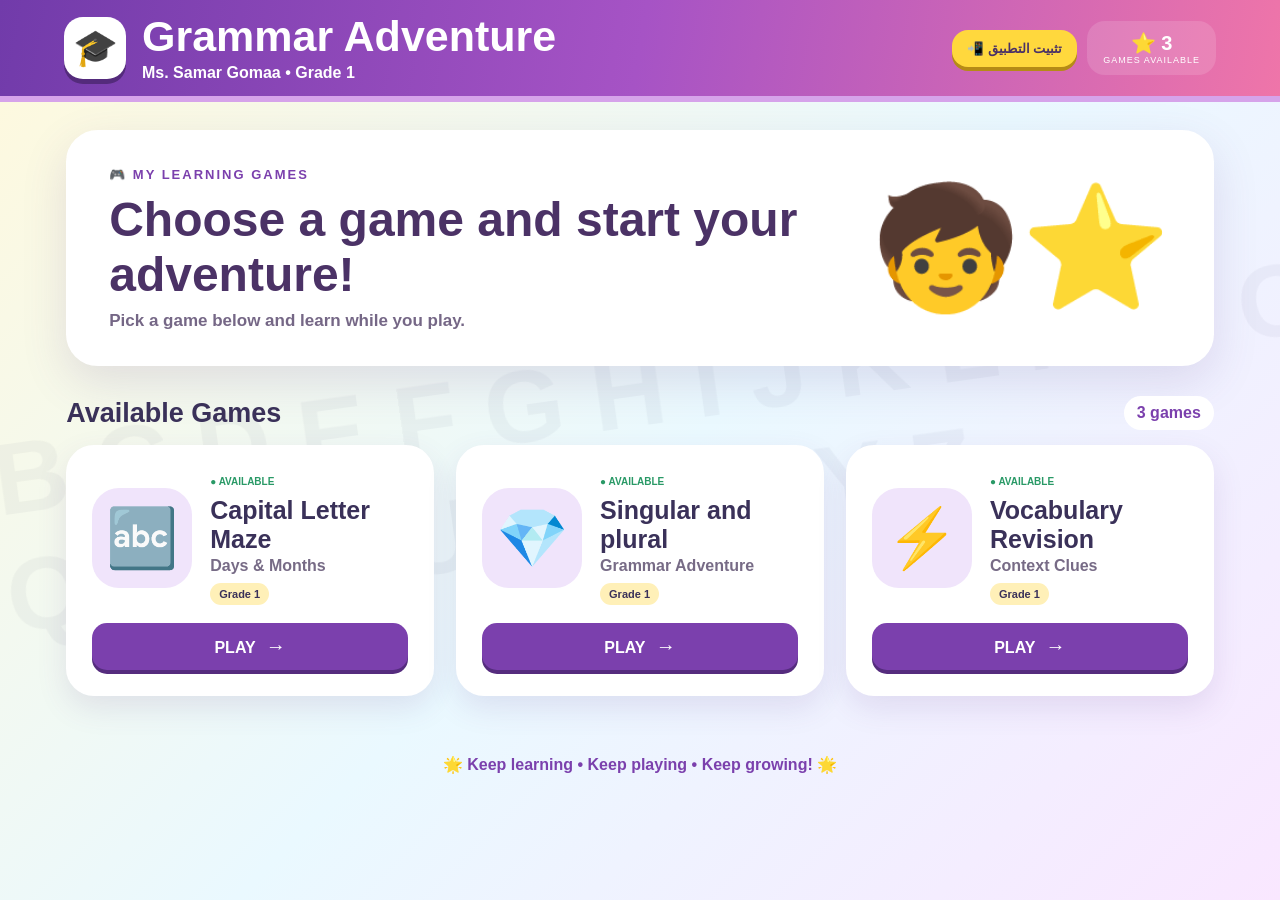
<file: index.html>
<!doctype html>
<html lang="en">
<head>
<meta charset="utf-8">
<meta name="viewport" content="width=device-width,initial-scale=1">
<title>Grammar Adventure — Game Hub</title>
<link rel="stylesheet" href="platform.css">
<link rel="manifest" href="manifest.json">
<link rel="icon" href="icon.svg">
<meta name="theme-color" content="#713baa">
<meta name="mobile-web-app-capable" content="yes">
<meta name="apple-mobile-web-app-capable" content="yes">
<meta name="apple-mobile-web-app-status-bar-style" content="black-translucent">
<meta name="apple-mobile-web-app-title" content="Grammar Adventure">
</head>
<body>
<div class="letters" aria-hidden="true">A B C D E F G H I J K L M N O P Q R S T U V W X Y Z</div>
<header class="hub-top">
  <div class="brand-mark">🎓</div>
  <div>
    <h1>Grammar Adventure</h1>
    <p>Ms. Samar Gomaa • Grade 1</p>
  </div>
  <div class="hub-actions"><button id="installBtn" class="install-btn" type="button">📲 تثبيت التطبيق</button><div class="hub-stats"><span>⭐ <b id="totalGames">2</b></span><small>GAMES AVAILABLE</small></div></div>
</header>
<main class="hub-main">
  <section class="welcome">
    <div>
      <span class="eyebrow">🎮 MY LEARNING GAMES</span>
      <h2>Choose a game and start your adventure!</h2>
      <p>Pick a game below and learn while you play.</p>
    </div>
    <div class="hero-character">🧒⭐</div>
  </section>
  <section class="games-section">
    <div class="section-title"><h3>Available Games</h3><span id="gameCount">2 games</span></div>
    <div id="gamesGrid" class="games-grid"></div>
  </section>
</main>
<footer>🌟 Keep learning • Keep playing • Keep growing! 🌟</footer>
<div id="installHelp" class="install-help" hidden>
  <div class="install-card">
    <button id="closeInstall" class="close-install" type="button">×</button>
    <h3>📲 تثبيت Grammar Adventure</h3>
    <div id="androidHelp"><b>Android:</b> افتح الموقع في Chrome ثم اضغط ⋮ واختر <b>Install app</b> أو <b>Add to Home screen</b>.</div>
    <div id="iosHelp"><b>iPhone:</b> افتح الموقع في Safari → مشاركة ↗ → <b>Add to Home Screen</b> → فعّل <b>Open as Web App</b> → Add.</div>
    <div id="desktopHelp"><b>Windows / Mac:</b> افتح الموقع في Chrome أو Edge ثم استخدم زر التثبيت في شريط العنوان إن ظهر.</div>
  </div>
</div>
<script>
const games = [
  { title:'Capital Letter Maze', subtitle:'Days & Months', grade:'Grade 1', icon:'🔤', color:'purple', href:'games/capital-letter-maze/' },
  { title:'Singular and plural', subtitle:'Grammar Adventure', grade:'Grade 1', icon:'💎', color:'purple', href:'games/noun-jewel-heist/' },
  { title:'Vocabulary Revision', subtitle:'Context Clues', grade:'Grade 1', icon:'⚡', color:'purple', href:'games/vocabulary-revision/' }
];
const grid=document.getElementById('gamesGrid');
grid.innerHTML=games.map(game=>`<a class="game-card ${game.color}" href="${game.href}"><div class="game-icon">${game.icon}</div><div class="game-info"><span class="available">● AVAILABLE</span><h4>${game.title}</h4><p>${game.subtitle}</p><span class="grade">${game.grade}</span></div><div class="play">PLAY <span>→</span></div></a>`).join('');
document.getElementById('totalGames').textContent=games.length;
document.getElementById('gameCount').textContent=`${games.length} ${games.length===1?'game':'games'}`;

if('serviceWorker' in navigator){window.addEventListener('load',()=>navigator.serviceWorker.register('./sw.js').catch(()=>{}));}
const installBtn=document.getElementById('installBtn'), installHelp=document.getElementById('installHelp'), closeInstall=document.getElementById('closeInstall');
let deferredPrompt=null;
window.addEventListener('beforeinstallprompt',e=>{e.preventDefault();deferredPrompt=e;installBtn.textContent='📲 تثبيت التطبيق';});
installBtn.addEventListener('click',async()=>{
  if(deferredPrompt){deferredPrompt.prompt();await deferredPrompt.userChoice;deferredPrompt=null;return;}
  installHelp.hidden=false;
});
closeInstall.addEventListener('click',()=>installHelp.hidden=true);
installHelp.addEventListener('click',e=>{if(e.target===installHelp)installHelp.hidden=true;});
</script>
</body>
</html>
</file>
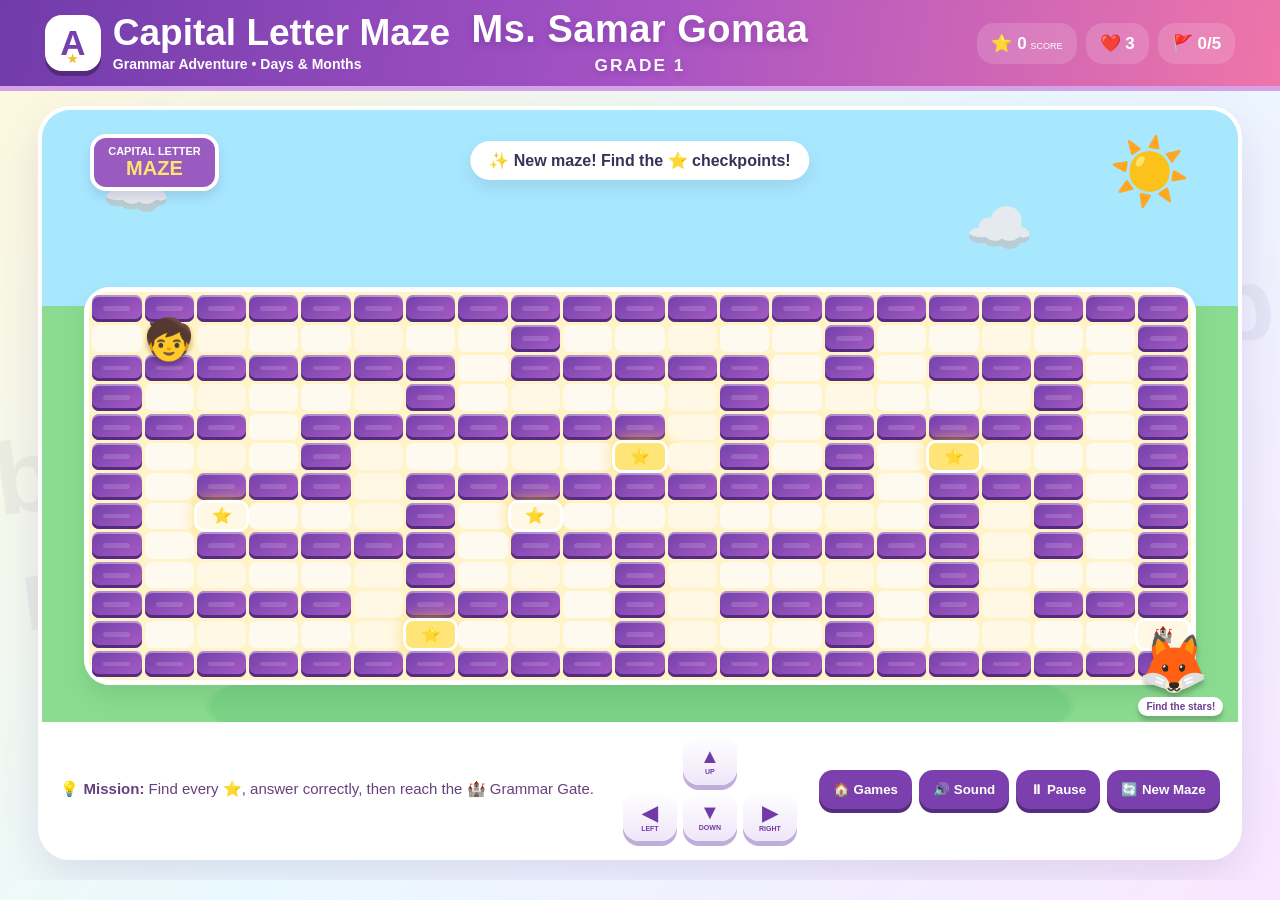
<file: games/capital-letter-maze/index.html>
<!doctype html>
<html lang="en">
<head>
<meta charset="utf-8"><meta name="viewport" content="width=device-width,initial-scale=1">
<title>Capital Letter Maze — Grammar Adventure</title>
<link rel="stylesheet" href="../../style.css">
<link rel="manifest" href="../../manifest.json"><meta name="theme-color" content="#713baa"><meta name="apple-mobile-web-app-capable" content="yes"><meta name="apple-mobile-web-app-title" content="Grammar Adventure">
</head>
<body>
<div class="letter-bg" aria-hidden="true">A b C d E f G h I j K l M n O p Q r S t U v W x Y z</div>
<header class="top">
  <div class="brand"><a href="../../" aria-label="Back to games" style="text-decoration:none"><div class="badge">A<span>★</span></div></a><div><h1>Capital Letter Maze</h1><p>Grammar Adventure • Days &amp; Months</p></div></div>
  <div class="teacher-title"><div class="teacher-name">Ms. Samar Gomaa</div><div class="teacher-grade">Grade 1</div></div>
  <div class="hud"><div>⭐ <b id="score">0</b><small>SCORE</small></div><div>❤️ <b id="lives">3</b></div><div>🚩 <b id="checkpointCount">0/5</b></div></div>
</header>
<main><section class="game-shell">
  <div class="scene"><div class="sky-decor">☁️</div><div class="sky-decor cloud2">☁️</div><div class="sun">☀️</div><div class="sign">CAPITAL LETTER<br><span>MAZE</span></div><div id="message" class="message">Explore the maze and find all ⭐ checkpoints!</div><div id="maze" class="maze"></div><div id="player" class="player">🧒</div><div class="guide">🦊<span>Find the stars!</span></div></div>
  <div class="bottom"><div class="hint">💡 <b>Mission:</b> Find every ⭐, answer correctly, then reach the 🏰 Grammar Gate.</div><div class="dpad"><button class="move up" data-dir="up">▲<small>UP</small></button><button class="move left" data-dir="left">◀<small>LEFT</small></button><button class="move down" data-dir="down">▼<small>DOWN</small></button><button class="move right" data-dir="right">▶<small>RIGHT</small></button></div><div class="actions"><a href="../../" style="text-decoration:none"><button type="button">🏠 Games</button></a><button id="sound">🔊 Sound</button><button id="pause">⏸ Pause</button><button id="restart">🔄 New Maze</button></div></div>
</section></main>
<div id="questionModal" class="modal hidden"><div class="question-card"><div class="q-star">⭐</div><div class="q-label">GRAMMAR CHECKPOINT</div><h2 id="questionText"></h2><div id="answers" class="answers"></div><div id="feedback"></div></div></div>
<div id="winModal" class="modal hidden"><div class="win-card"><div class="confetti">🎉</div><div class="trophy">🏆</div><h2>MISSION COMPLETE!</h2><p>You mastered capital letters!</p><div class="final-score">⭐ <span id="finalScore">0</span> points</div><div class="stars">⭐⭐⭐⭐⭐</div><button id="again">PLAY A NEW MAZE</button><a href="../../" style="display:block;margin-top:12px;color:#7b40ad;font-weight:900">🏠 Back to Games</a></div></div>
<script src="../../script.js"></script>
<script>if('serviceWorker' in navigator){window.addEventListener('load',()=>navigator.serviceWorker.register('../../sw.js').catch(()=>{}));}</script>
</body></html>
</file>
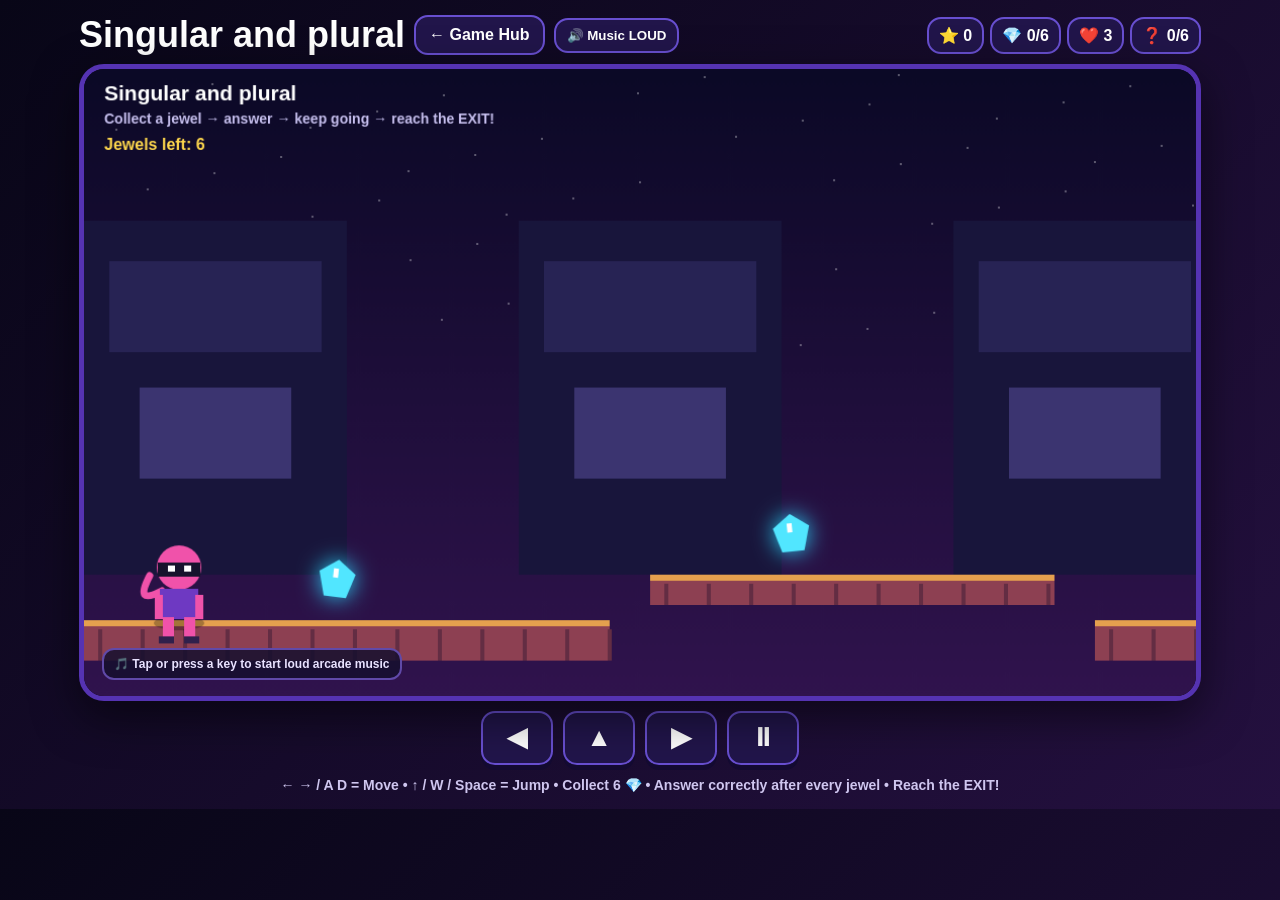
<file: games/noun-jewel-heist/index.html>
<!doctype html>
<html lang="en">
<head>
<meta charset="utf-8">
<meta name="viewport" content="width=device-width,initial-scale=1">
<title>Singular and plural</title>
<style>
*{box-sizing:border-box}body{margin:0;background:linear-gradient(135deg,#080617,#24103f);color:#fff;font-family:"Trebuchet MS",Arial,sans-serif}main{width:min(1150px,100%);margin:auto;padding:10px}.top{display:flex;align-items:center;gap:9px;flex-wrap:wrap}.title{font-size:clamp(22px,4vw,36px);font-weight:900}.title span{color:#69eaff}.back,.stat,.ctrl,.soundBtn{background:#21154a;border:2px solid #684fd0;color:#fff;border-radius:14px;font-weight:900}.back{padding:9px 13px;text-decoration:none}.stats{margin-left:auto;display:flex;gap:6px;flex-wrap:wrap}.stat{padding:7px 10px}.soundBtn{padding:8px 11px;cursor:pointer}.box{position:relative;margin-top:8px;border:5px solid #5533b2;border-radius:25px;overflow:hidden;background:#100923;box-shadow:0 15px 45px #0008}.box canvas{display:block;width:100%;height:auto;touch-action:none}.controls{display:flex;justify-content:center;gap:10px;padding:10px}.ctrl{width:72px;height:54px;font-size:26px;box-shadow:0 5px #140b32;touch-action:none;cursor:pointer}.ctrl:active{transform:translateY(4px);box-shadow:0 1px #140b32}.help{text-align:center;color:#cfc6ef;font-size:14px;font-weight:800;margin:2px 0}.modal{position:absolute;inset:0;display:none;align-items:center;justify-content:center;background:#05030ddd;padding:15px}.modal.show{display:flex}.card{width:min(640px,94%);background:#fff;color:#211c48;border:5px solid #69eaff;border-radius:25px;padding:24px;text-align:center;box-shadow:0 15px 40px #0008}.card h2{margin:0 0 8px;color:#7225a4}.word{font-size:clamp(42px,9vw,70px);font-weight:900;color:#172080;margin:16px}.answers{display:grid;grid-template-columns:1fr 1fr;gap:12px}.answer,.restart{border:0;border-radius:16px;padding:15px;font-size:20px;font-weight:900;color:#fff;cursor:pointer}.answer:first-child{background:#277de5;box-shadow:0 5px #174f9d}.answer:last-child{background:#28b95c;box-shadow:0 5px #167d3e}.answer:active,.restart:active{transform:translateY(3px)}.feedback{min-height:28px;margin-top:12px;font-weight:900}.restart{background:#7a40b2}.small{font-weight:800;color:#665f7e}.hint{background:#f1eaff;border-radius:12px;padding:9px;margin:10px 0;font-weight:800;color:#5d3987}.soundHint{position:absolute;left:18px;bottom:16px;background:#17102fdd;border:2px solid #6049a8;border-radius:12px;padding:7px 10px;font-size:12px;font-weight:900;color:#e9e2ff;pointer-events:none}@media(max-width:600px){main{padding:6px}.stats{width:100%;margin-left:0}.stat{font-size:12px}.ctrl{width:64px;height:50px}.help{font-size:12px}.soundHint{font-size:10px}}
</style>
<link rel="manifest" href="../../manifest.json"><meta name="theme-color" content="#713baa"><meta name="apple-mobile-web-app-capable" content="yes"><meta name="apple-mobile-web-app-title" content="Grammar Adventure">
<style>
/* Responsive layout for phones and tablets */
html,body{width:100%;overflow-x:hidden}
main{width:min(1150px,100%);padding:clamp(6px,1.5vw,14px)}
.box{width:100%}
.box canvas{width:100%;height:auto;aspect-ratio:1100/620;max-height:calc(100vh - 170px);object-fit:contain}
.controls{flex-wrap:wrap}
@media(max-width:600px){
  body{background:linear-gradient(180deg,#09051a 0,#1d0d36 55%,#0b0619 100%)}
  main{padding:5px 6px 10px}
  .top{display:grid;grid-template-columns:1fr auto;gap:5px}
  .title{font-size:21px;line-height:1.05}
  .back{grid-column:1/-1;order:3;padding:7px 9px;font-size:12px;text-align:left}
  .soundBtn{grid-column:1/-1;width:100%;padding:7px;font-size:12px}
  .stats{grid-column:1/-1;display:grid;grid-template-columns:repeat(4,1fr);width:100%;gap:4px;margin:0}
  .stat{padding:6px 3px;font-size:11px;text-align:center;white-space:nowrap}
  .box{margin-top:5px;border-width:3px;border-radius:18px}
  .box canvas{max-height:none}
  .controls{gap:7px;padding:8px 2px}
  .ctrl{flex:1;min-width:56px;max-width:86px;height:48px;border-radius:13px;font-size:22px}
  .help{font-size:10px;line-height:1.35;margin:2px 5px}
  .soundHint{left:8px;right:8px;bottom:8px;text-align:center;font-size:10px}
  /* Questions must escape the game canvas on phones. */
  .modal{position:fixed;inset:0;padding:12px;z-index:1000;overflow-y:auto;background:rgba(5,2,18,.88)}
  .card{width:min(94vw,520px);max-height:calc(100vh - 24px);overflow:auto;padding:18px 12px;border-width:3px;border-radius:18px}
  .card h2{font-size:20px}
  .word{font-size:clamp(38px,13vw,58px);margin:10px}
  .answers{grid-template-columns:1fr;gap:8px}
  .answer,.restart{padding:12px 10px;font-size:17px;min-height:50px}
  .hint{font-size:12px;line-height:1.35}
}
@media(min-width:601px) and (max-width:900px){
  .box canvas{max-height:calc(100vh - 180px)}
  .controls{padding:8px}
}
</style>
</head>
<body>
<main>
<header class="top"><div class="title">Singular and plural</div><a class="back" href="../../">← Game Hub</a><button class="soundBtn" id="soundBtn" type="button">🔊 Music LOUD</button><div class="stats"><div class="stat">⭐ <b id="score">0</b></div><div class="stat">💎 <b id="jewels">0</b>/6</div><div class="stat">❤️ <b id="lives">3</b></div><div class="stat">❓ <b id="answered">0</b>/6</div></div></header>
<section class="box"><canvas id="game" width="1100" height="620"></canvas><div class="soundHint" id="soundHint">🎵 Tap or press a key to start loud arcade music</div>
<div class="modal" id="question"><div class="card"><h2>💎 JEWEL UNLOCKED!</h2><div class="hint">Answer correctly to unlock your jewel and continue the game.</div><div>Is this noun <b>singular</b> or <b>plural</b>?</div><div class="word" id="word">cats</div><div class="answers"><button class="answer" data-a="singular" type="button">Singular</button><button class="answer" data-a="plural" type="button">Plural</button></div><div class="feedback" id="feedback"></div></div></div>
<div class="modal" id="pause"><div class="card"><h2>⏸ PAUSED</h2><p class="small">Ready? Continue the treasure hunt!</p><button class="restart" id="resume" type="button">▶ Resume</button></div></div>
<div class="modal" id="end"><div class="card"><h2 id="endTitle">🏆 HEIST COMPLETE!</h2><p class="small" id="endText"></p><button class="restart" id="again" type="button">🔄 Play Again</button></div></div>
</section>
<div class="controls"><button class="ctrl" data-k="left" type="button">◀</button><button class="ctrl" data-k="jump" type="button">▲</button><button class="ctrl" data-k="right" type="button">▶</button><button class="ctrl" id="pauseBtn" type="button">⏸</button></div>
<p class="help">← → / A D = Move • ↑ / W / Space = Jump • Collect 6 💎 • Answer correctly after every jewel • Reach the EXIT!</p>
</main>
<script>
(function(){'use strict';
const c=document.getElementById('game'),x=c.getContext('2d'),W=1100,H=620;
const qs=[['cat','singular'],['cats','plural'],['map','singular'],['bins','plural'],['door','singular'],['pots','plural'],['day','singular'],['foxes','plural'],['hat','singular'],['dots','plural'],['book','singular'],['books','plural'],['car','singular'],['cars','plural'],['box','singular'],['boxes','plural'],['tree','singular'],['trees','plural']];
let score=0,jewels=0,lives=3,answered=0,qi=0,paused=false,ended=false,asking=false,cam=0,musicOn=true,audio=null,musicTimer=null,lastStepX=70,keys={left:false,right:false};let p,plats,gems;
const el=id=>document.getElementById(id);
function stats(){el('score').textContent=score;el('jewels').textContent=jewels;el('lives').textContent=lives;el('answered').textContent=answered}
function hide(){document.querySelectorAll('.modal').forEach(m=>m.classList.remove('show'))}
function build(){p={x:70,y:470,w:48,h:68,vy:0,on:false,face:1,walk:0};plats=[{x:0,y:545,w:520,h:40},{x:560,y:500,w:400,h:30},{x:1000,y:545,w:500,h:40},{x:1540,y:475,w:360,h:30},{x:1940,y:545,w:470,h:40},{x:2450,y:470,w:400,h:30},{x:2890,y:545,w:500,h:40}];const spots=[{x:250,y:505},{x:700,y:460},{x:1190,y:505},{x:1680,y:435},{x:2110,y:505},{x:2600,y:430}];gems=spots.map((g,i)=>({x:g.x,y:g.y,got:false,id:i+1}))}
function reset(){score=0;jewels=0;lives=3;answered=0;qi=0;paused=false;ended=false;asking=false;cam=0;hide();build();stats();lastStepX=p.x}
function hit(a,b){return a.x<b.x+b.w&&a.x+a.w>b.x&&a.y<b.y+b.h&&a.y+a.h>b.y}
function initAudio(){if(audio){if(audio.state==='suspended')audio.resume();return}try{audio=new (window.AudioContext||window.webkitAudioContext)();audio.resume();}catch(e){audio=null;return}el('soundHint').style.display='none';if(musicOn)startMusic()}
function tone(freq,dur,type='square',gain=.06,delay=0){if(!audio||!musicOn)return;const o=audio.createOscillator(),g=audio.createGain();o.type=type;o.frequency.value=freq;g.gain.setValueAtTime(.0001,audio.currentTime+delay);g.gain.exponentialRampToValueAtTime(gain,audio.currentTime+delay+.008);g.gain.exponentialRampToValueAtTime(.0001,audio.currentTime+delay+dur);o.connect(g);g.connect(audio.destination);o.start(audio.currentTime+delay);o.stop(audio.currentTime+delay+dur+.03)}
function stepSound(){tone(190,.07,'square',.075);tone(125,.09,'triangle',.05,.055)}
function jumpSound(){tone(330,.08,'square',.065);tone(520,.12,'square',.05,.07)}
function gemSound(){tone(660,.09,'triangle',.09);tone(880,.13,'triangle',.07,.09);tone(1040,.16,'sine',.055,.2)}
function correctSound(){tone(523,.09,'square',.08);tone(659,.09,'square',.07,.1);tone(784,.16,'square',.07,.2)}
function wrongSound(){tone(180,.16,'sawtooth',.075);tone(120,.18,'sawtooth',.055,.14)}
function winSound(){[523,659,784,1047].forEach((f,i)=>tone(f,.18,'triangle',.09,i*.12))}
function startMusic(){if(!audio||!musicOn||musicTimer)return;let beat=0;const melody=[262,330,392,330,294,349,440,349];musicTimer=setInterval(()=>{if(!audio||!musicOn||paused||ended)return;tone(melody[beat%melody.length],.19,'square',.052);if(beat%2===0)tone(131,.15,'triangle',.035);if(beat%4===3)tone(196,.07,'square',.025,.06);beat++},260)}
function stopMusic(){if(musicTimer){clearInterval(musicTimer);musicTimer=null}}
function toggleSound(){musicOn=!musicOn;el('soundBtn').textContent=musicOn?'🔊 Music LOUD':'🔇 Sound OFF';if(musicOn){initAudio();if(audio)startMusic()}else stopMusic()}
function jump(){initAudio();if(!paused&&!ended&&!asking&&p.on){p.vy=-13;p.on=false;jumpSound()}}
function ask(){if(asking||ended)return;asking=true;paused=true;keys.left=false;keys.right=false;const q=qs[qi++%qs.length];el('word').textContent=q[0];el('question').dataset.answer=q[1];el('feedback').textContent='';el('question').classList.add('show');tone(740,.12,'sine',.065);tone(980,.14,'sine',.055,.13)}
function answer(v){if(!asking)return;const ok=v===el('question').dataset.answer;if(ok){score+=60;answered++;correctSound();el('feedback').textContent='🎉 Correct! +60 points — Keep going!';el('feedback').style.color='#168d49';setTimeout(()=>{el('question').classList.remove('show');asking=false;paused=false;stats()},650)}else{lives--;wrongSound();stats();el('feedback').textContent=lives>0?'❌ Not quite. Try the same question again! -1 ❤️':'❌ No lives left. Start again!';el('feedback').style.color='#d43b61';if(lives<=0){setTimeout(()=>finish(false),900)}else{setTimeout(()=>{el('feedback').textContent='💡 Choose the correct answer to unlock the jewel.';},700)}}}
function finish(win){ended=true;paused=true;hide();if(win)winSound();el('endTitle').textContent=win?'🏆 HEIST COMPLETE!':'💗 NICE TRY!';el('endText').textContent=win?'Amazing! You collected all 6 jewels, answered all 6 questions, and escaped through the EXIT! Final score: '+score+' ⭐':'You found '+jewels+' jewels and answered '+answered+' questions. Try again!';el('end').classList.add('show')}
function update(){if(paused||ended||asking)return;const speed=4.8;const dx=(keys.right?speed:0)-(keys.left?speed:0);p.x+=dx;if(dx){p.face=dx>0?1:-1;if(Math.abs(p.x-lastStepX)>=48){stepSound();lastStepX=p.x}}p.x=Math.max(0,Math.min(3340,p.x));p.vy+=.62;const old=p.y;p.y+=p.vy;p.on=false;for(const q of plats){if(p.x+p.w>q.x&&p.x<q.x+q.w&&old+p.h<=q.y&&p.y+p.h>=q.y&&p.vy>=0){p.y=q.y-p.h;p.vy=0;p.on=true}}if(p.y>H+100){p.y=400;p.vy=0;p.x=Math.max(30,p.x-180);lastStepX=p.x}for(const g of gems){if(!g.got&&hit(p,{x:g.x-18,y:g.y-18,w:36,h:36})){g.got=true;jewels++;score+=20;gemSound();stats();ask();return}}if(jewels===6&&answered===6&&p.x>3190&&p.x<3340){finish(true);return}cam+=(Math.max(0,Math.min(2290,p.x-330))-cam)*.12;p.walk+=Math.abs(dx)*.18}
function diamond(g){const X=g.x-cam,Y=g.y;x.save();x.translate(X,Y);x.rotate(Math.sin(performance.now()/500+g.x)*.12);x.shadowBlur=22;x.shadowColor='#29d9ff';x.fillStyle='#51e6ff';x.beginPath();x.moveTo(0,-20);x.lineTo(18,-7);x.lineTo(11,17);x.lineTo(-11,17);x.lineTo(-18,-7);x.closePath();x.fill();x.shadowBlur=0;x.fillStyle='#fff';x.fillRect(-4,-11,5,9);x.restore()}
function player(){const X=p.x-cam,Y=p.y,R=Math.sin(p.walk)*4;x.save();x.translate(X+24,Y+34);x.scale(p.face,1);x.fillStyle='rgba(0,0,0,.28)';x.beginPath();x.ellipse(0,37,25,7,0,0,Math.PI*2);x.fill();x.strokeStyle='#f052aa';x.lineWidth=7;x.lineCap='round';x.beginPath();x.moveTo(-17,5);x.quadraticCurveTo(-45,20,-29,-10);x.stroke();x.fillStyle='#f052aa';x.beginPath();x.arc(0,-18,22,0,Math.PI*2);x.fill();x.fillStyle='#17132d';x.fillRect(-21,-23,42,14);x.fillStyle='#fff';x.fillRect(-11,-20,7,6);x.fillRect(5,-20,7,6);x.fillStyle='#6e39c2';x.fillRect(-19,3,38,30);x.fillStyle='#f052aa';x.fillRect(-24,9,8,24);x.fillRect(16,9,8,24);x.fillRect(-16,31,11,20+R);x.fillRect(5,31,11,20-R);x.fillStyle='#30204c';x.fillRect(-20,50+R,15,7);x.fillRect(5,50-R,15,7);x.restore()}
function draw(){const bg=x.createLinearGradient(0,0,0,H);bg.addColorStop(0,'#0b0926');bg.addColorStop(1,'#30134d');x.fillStyle=bg;x.fillRect(0,0,W,H);for(let i=0;i<70;i++){x.fillStyle='rgba(255,255,255,.32)';x.fillRect((i*97-cam*.16)%W,(i*43)%310,2,2)}for(let i=0;i<9;i++){let bx=i*430-cam*.35;x.fillStyle='#18153b';x.fillRect(bx,150,260,350);x.fillStyle='#272354';x.fillRect(bx+25,190,210,90);x.fillStyle='#3b3470';x.fillRect(bx+55,315,150,90)}for(const q of plats){x.fillStyle='#8d4052';x.fillRect(q.x-cam,q.y,q.w,q.h);x.fillStyle='#e5a04e';x.fillRect(q.x-cam,q.y,q.w,6);x.fillStyle='#632d43';for(let z=q.x+14;z<q.x+q.w;z+=42)x.fillRect(z-cam,q.y+9,4,q.h-9)}for(const g of gems)if(!g.got)diamond(g);const ex=3250-cam;x.fillStyle='#22d06d';x.fillRect(ex,465,72,80);x.fillStyle='#0c6e40';x.fillRect(ex+10,478,52,67);x.fillStyle='#fff';x.font='900 15px Arial';x.fillText('EXIT',ex+15,455);x.font='28px Arial';x.fillText('🏆',ex+18,505);if(jewels<6){x.fillStyle='#ffd84d';x.font='900 15px Arial';x.fillText('🔒 EXIT',ex-10,570)}else if(answered<6){x.fillStyle='#ffdc58';x.font='900 15px Arial';x.fillText('❓ Answer the last question!',ex-95,570)}else{x.fillStyle='#69ff9a';x.font='900 16px Arial';x.fillText('✨ GO TO EXIT!',ex-55,570)}player();x.fillStyle='#fff';x.font='900 21px Arial';x.fillText('Singular and plural',20,31);x.font='bold 14px Arial';x.fillStyle='#c7c0ef';x.fillText('Collect a jewel → answer → keep going → reach the EXIT!',20,54);x.fillStyle='#ffd84d';x.font='900 16px Arial';x.fillText('Jewels left: '+(6-jewels),20,80)}
function loop(){update();draw();requestAnimationFrame(loop)}
function press(k,on){if(k==='left')keys.left=on;if(k==='right')keys.right=on;if(k==='jump'&&on)jump()}
document.getElementById('soundBtn').addEventListener('click',()=>{initAudio();toggleSound()});document.querySelectorAll('.answer').forEach(b=>b.addEventListener('click',()=>{initAudio();answer(b.dataset.a)}));el('again').onclick=()=>{initAudio();reset()};el('resume').onclick=()=>{paused=false;el('pause').classList.remove('show');if(musicOn)startMusic()};el('pauseBtn').onclick=()=>{if(ended||asking)return;initAudio();paused=!paused;el('pause').classList.toggle('show',paused);if(paused)stopMusic();else startMusic()};document.querySelectorAll('.ctrl[data-k]').forEach(b=>{b.addEventListener('pointerdown',e=>{e.preventDefault();initAudio();press(b.dataset.k,true)});b.addEventListener('pointerup',e=>{e.preventDefault();if(b.dataset.k!=='jump')press(b.dataset.k,false)});b.addEventListener('pointercancel',()=>{if(b.dataset.k!=='jump')press(b.dataset.k,false)});b.addEventListener('pointerleave',()=>{if(b.dataset.k!=='jump')press(b.dataset.k,false)})});document.addEventListener('keydown',e=>{initAudio();const k=e.key.toLowerCase();if(['arrowleft','a'].includes(k)){keys.left=true;e.preventDefault()}if(['arrowright','d'].includes(k)){keys.right=true;e.preventDefault()}if(['arrowup','w',' '].includes(k)){jump();e.preventDefault()}if(k==='p')el('pauseBtn').click()});document.addEventListener('keyup',e=>{const k=e.key.toLowerCase();if(['arrowleft','a'].includes(k))keys.left=false;if(['arrowright','d'].includes(k))keys.right=false});reset();loop();
})();
</script>
<script>if('serviceWorker' in navigator){window.addEventListener('load',()=>navigator.serviceWorker.register('../../sw.js').catch(()=>{}));}</script>
</body>
</html>
</file>
<file: platform.css>
*{box-sizing:border-box}html,body{margin:0;min-height:100%;font-family:"Trebuchet MS",Arial,sans-serif;color:#3a3159}body{background:linear-gradient(135deg,#fff9dc,#eaf9ff 52%,#f9e7ff);overflow-x:hidden}.letters{position:fixed;inset:-8%;z-index:-1;display:flex;flex-wrap:wrap;align-content:space-around;justify-content:space-around;gap:25px 55px;font-size:clamp(50px,8vw,110px);font-weight:900;opacity:.045;transform:rotate(-8deg);pointer-events:none}.hub-top{min-height:96px;padding:12px 5vw;display:flex;align-items:center;gap:16px;color:#fff;background:linear-gradient(100deg,#713baa,#a653c5,#ef75a9);box-shadow:0 6px 0 #d6a3ea}.brand-mark{width:62px;height:62px;border-radius:19px;background:#fff;display:grid;place-items:center;font-size:36px;box-shadow:0 5px #542b7c}.hub-top h1{margin:0;font-size:clamp(25px,4vw,43px);line-height:1}.hub-top p{margin:6px 0 0;font-weight:800}.hub-stats{margin-left:auto;background:#ffffff22;border-radius:18px;padding:10px 16px;text-align:center;font-size:20px}.hub-stats small{display:block;font-size:9px;letter-spacing:1px}.hub-main{max-width:1250px;margin:auto;padding:34px 4vw}.welcome{display:flex;align-items:center;justify-content:space-between;gap:30px;background:#fff;border:5px solid #fff;border-radius:32px;padding:30px 38px;box-shadow:0 16px 45px #64428c26}.eyebrow{color:#7b40ad;font-size:13px;font-weight:900;letter-spacing:2px}.welcome h2{margin:9px 0;font-size:clamp(28px,4vw,48px);color:#4b3266}.welcome p{margin:0;font-size:17px;font-weight:700;color:#756786}.hero-character{font-size:clamp(65px,10vw,120px);white-space:nowrap}.games-section{margin-top:30px}.section-title{display:flex;align-items:center;justify-content:space-between;margin-bottom:15px}.section-title h3{margin:0;font-size:27px}.section-title span{background:#fff;padding:8px 13px;border-radius:20px;font-weight:900;color:#7b40ad}.games-grid{display:grid;grid-template-columns:repeat(auto-fit,minmax(300px,1fr));gap:22px}.game-card{position:relative;display:grid;grid-template-columns:100px 1fr;gap:18px;align-items:center;min-height:190px;padding:22px;text-decoration:none;color:inherit;background:#fff;border-radius:28px;border:4px solid #fff;box-shadow:0 12px 30px #64428c20;transition:transform .18s,box-shadow .18s}.game-card:hover{transform:translateY(-5px);box-shadow:0 18px 38px #64428c30}.game-icon{width:100px;height:100px;border-radius:27px;display:grid;place-items:center;font-size:58px;background:#f0e4fb}.game-info h4{margin:7px 0 3px;font-size:25px}.game-info p{margin:0 0 8px;font-weight:700;color:#776b86}.available{font-size:10px;font-weight:900;color:#299966}.grade{display:inline-block;background:#fff0b8;border-radius:12px;padding:5px 9px;font-size:11px;font-weight:900}.play{grid-column:1/-1;text-align:center;border-radius:15px;padding:12px;background:#7b40ad;color:#fff;font-weight:900;box-shadow:0 4px #552c7e}.play span{font-size:20px;margin-left:6px}footer{text-align:center;padding:25px;font-weight:900;color:#7b40ad}@media(max-width:600px){.hub-top{padding:10px 4vw}.hub-stats{display:none}.welcome{padding:22px;flex-direction:column;text-align:center}.games-grid{grid-template-columns:1fr}.game-card{grid-template-columns:82px 1fr}.game-icon{width:82px;height:82px;font-size:45px}}

.hub-actions{margin-left:auto;display:flex;align-items:center;gap:10px}.install-btn{border:0;border-radius:16px;padding:11px 15px;background:#ffd83d;color:#4b3266;font-weight:900;cursor:pointer;box-shadow:0 4px #b58b16}.install-help{position:fixed;inset:0;z-index:50;background:#111a33cc;display:grid;place-items:center;padding:20px}.install-help[hidden]{display:none}.install-card{position:relative;width:min(560px,94vw);background:#fff;border-radius:25px;padding:28px;color:#3a3159;box-shadow:0 20px 60px #0005}.install-card h3{margin-top:0;font-size:26px;color:#713baa}.install-card div{margin:14px 0;padding:14px;background:#f3edff;border-radius:14px;line-height:1.6}.close-install{position:absolute;top:10px;right:12px;border:0;background:#eee;border-radius:50%;width:38px;height:38px;font-size:26px;cursor:pointer}@media(max-width:700px){.hub-actions{margin-left:0;width:100%;justify-content:space-between}.install-btn{padding:9px 11px;font-size:12px}.hub-top{flex-wrap:wrap}.hub-main{padding-top:22px}.welcome{border-radius:24px}.games-grid{gap:14px}.game-card{min-height:170px;border-radius:22px}}
</file>
<file: style.css>
*{box-sizing:border-box}
:root{--purple:#7740ad;--purple2:#a55bc6;--pink:#ef75a9;--cream:#fff7d9;--green:#75d486;--ink:#3a3159}
html,body{margin:0;min-height:100%;font-family:"Trebuchet MS",Arial,sans-serif;color:var(--ink)}
body{background:linear-gradient(135deg,#fff9dc,#eaf9ff 52%,#f9e7ff);overflow-x:hidden}
.letter-bg{position:fixed;inset:-8%;z-index:-1;display:flex;flex-wrap:wrap;align-content:space-around;justify-content:space-around;gap:25px 55px;font-size:clamp(50px,8vw,110px);font-weight:900;opacity:.055;transform:rotate(-8deg);pointer-events:none}
.top{height:86px;padding:8px 3.5vw;display:flex;align-items:center;justify-content:space-between;color:#fff;background:linear-gradient(100deg,#713baa,#a653c5,#ef75a9);box-shadow:0 5px 0 #d6a3ea}
.brand{display:flex;align-items:center;gap:12px}.brand h1{margin:0;font-size:clamp(22px,3vw,37px);line-height:1}.brand p{margin:5px 0 0;font-weight:800;font-size:14px}
.badge{width:56px;height:56px;border-radius:17px;background:#fff;color:#7740ad;display:grid;place-items:center;font-size:35px;font-weight:900;box-shadow:0 5px #542b7c;position:relative}.badge span{position:absolute;font-size:12px;color:#f0bf32;bottom:5px}
.teacher-title{text-align:center;position:absolute;left:50%;transform:translateX(-50%);pointer-events:none;text-shadow:0 3px 7px #542b7c55}.teacher-name{font-size:clamp(22px,3.1vw,38px);font-weight:900;letter-spacing:.5px;line-height:1.05}.teacher-grade{font-size:clamp(13px,1.35vw,18px);font-weight:900;margin-top:5px;letter-spacing:2px;text-transform:uppercase;opacity:.96}.hud{display:flex;gap:9px}.hud div{background:#ffffff25;border-radius:17px;padding:10px 14px;font-size:17px}.hud small{font-size:9px;margin-left:4px}
main{padding:20px 3vw}.game-shell{max-width:1480px;margin:auto;border:4px solid #fff;border-radius:32px;overflow:hidden;background:#fff;box-shadow:0 16px 45px #64428c26}
.scene{height:min(68vh,700px);min-height:500px;position:relative;overflow:hidden;background:linear-gradient(#a8e8ff 0 32%,#8bdc91 32% 100%)}
.scene:after{content:"";position:absolute;left:-5%;right:-5%;bottom:-15%;height:35%;background:radial-gradient(ellipse at center,#66c979 0 46%,transparent 47%);opacity:.45;z-index:1}
.sky-decor{position:absolute;z-index:2;left:5%;top:8%;font-size:55px}.cloud2{left:auto;right:17%;top:14%}.sun{position:absolute;right:4%;top:4%;z-index:2;font-size:65px}
.sign{position:absolute;z-index:4;top:4%;left:4%;background:#9a5bc1;color:#fff;border:4px solid #fff;border-radius:16px;padding:8px 14px;text-align:center;font-weight:900;font-size:11px;line-height:1.05;box-shadow:0 6px 12px #4a287026}.sign span{font-size:20px;color:#ffe270}
.message{position:absolute;z-index:20;top:5%;left:50%;transform:translateX(-50%);background:#fff;padding:10px 19px;border-radius:20px;font-weight:900;white-space:nowrap;box-shadow:0 7px 17px #4b426322}
.maze{position:absolute;z-index:5;left:3.5%;right:3.5%;top:29%;bottom:6%;display:grid;gap:3px;padding:8px;border-radius:26px;background:#fff3c8;box-shadow:0 13px 25px #39753b28,inset 0 0 0 5px #fff}
.cell{border-radius:7px;display:grid;place-items:center;font-weight:900;font-size:clamp(11px,1.25vw,19px);user-select:none}
.wall{background:linear-gradient(145deg,#7340aa,#a85dc5);box-shadow:inset 0 2px #fff6,inset 0 -3px #552b7f}.wall:after{content:"";width:55%;height:18%;background:#ffffff25;border-radius:20px}
.path{background:#fffaf0}.path:nth-child(3n){background:#fff8e4}
.checkpoint{background:#ffe477;box-shadow:0 0 0 3px #fff,0 0 18px #ffc928;animation:starPulse 1.1s infinite}.goal{background:#76ddc5;box-shadow:0 0 0 3px #fff}.start{background:#ffeab2}
@keyframes starPulse{50%{transform:scale(.9);filter:brightness(1.08)}}
.player{position:absolute;z-index:25;font-size:40px;transform:translate(-50%,-50%);transition:left .11s linear,top .11s linear;filter:drop-shadow(0 5px 2px #0003);pointer-events:none}
.guide{position:absolute;z-index:18;right:1.2%;bottom:1%;font-size:57px;filter:drop-shadow(0 5px 2px #0003)}.guide span{display:block;background:#fff;border-radius:12px;padding:4px 8px;font-size:10px;color:#6e3e90;font-weight:900}
.bottom{min-height:128px;padding:13px 18px;display:flex;align-items:center;gap:16px;background:#fff}.hint{flex:1;font-size:15px;color:#67417e}
.dpad{width:180px;height:108px;display:grid;grid-template-columns:repeat(3,56px);grid-template-rows:52px 52px;gap:4px}.move{width:54px;height:50px;border:0;border-radius:16px;background:linear-gradient(#fff,#eee6f9);color:#713aa6;font-weight:900;font-size:20px;box-shadow:0 5px #c0addb;cursor:pointer;touch-action:none}.move:active,.move.active{transform:translateY(4px);box-shadow:0 1px #c0addb}.move small{display:block;font-size:7px}.up{grid-column:2}.left{grid-column:1;grid-row:2}.down{grid-column:2;grid-row:2}.right{grid-column:3;grid-row:2}
.actions{display:flex;gap:7px}.actions button,.win-card button{border:0;border-radius:14px;background:#7b40ad;color:#fff;padding:12px 14px;font-weight:900;box-shadow:0 4px #552c7e;cursor:pointer}.actions button:active,.win-card button:active{transform:translateY(3px);box-shadow:0 1px #552c7e}
.modal{position:fixed;inset:0;z-index:100;background:#33244eaa;display:grid;place-items:center;padding:20px}.hidden{display:none}.question-card,.win-card{width:min(680px,95vw);background:#fffdf4;border:6px solid #fff;border-radius:30px;padding:28px;text-align:center;box-shadow:0 22px 60px #0005}.q-star{font-size:55px}.q-label{color:#8247ab;font-size:13px;letter-spacing:2px;font-weight:900}.question-card h2{font-size:clamp(21px,3vw,31px);margin:14px 0 20px}.answers{display:grid;grid-template-columns:1fr 1fr;gap:12px}.answer{border:3px solid #eadcf4;background:#fff;border-radius:17px;padding:15px;font-size:19px;font-weight:900;color:#43345a;cursor:pointer}.answer:hover{background:#f5eaff}.answer.correct{background:#d9f7e8;border-color:#52b988}.answer.wrong{background:#ffe0e5;border-color:#dc7886}.answer:disabled{cursor:default}#feedback{min-height:31px;margin-top:14px;font-size:17px;font-weight:900}
.win-card{position:relative}.confetti{font-size:34px}.trophy{font-size:80px}.win-card h2{color:#7b40ad;font-size:40px;margin:0}.final-score{font-size:25px;font-weight:900;margin:14px}.stars{font-size:26px;margin:10px}.win-card button{font-size:18px;padding:14px 26px}
@media(max-width:900px){.teacher-title{position:static;transform:none;order:3;width:100%;padding-top:4px}.top{flex-wrap:wrap;justify-content:center;gap:6px}.brand{margin-right:auto}.hud{margin-left:auto}.bottom{flex-wrap:wrap;justify-content:center}.hint{flex-basis:100%;text-align:center}.actions{width:100%;justify-content:center}}
@media(max-width:600px){.top{height:auto;min-height:78px}.brand p{display:none}.hud{gap:3px}.hud div{padding:7px;font-size:13px}.scene{min-height:520px}.maze{left:2%;right:2%;top:29%;bottom:13%;gap:2px}.message{font-size:11px}.answers{grid-template-columns:1fr}.sign{display:none}.guide{font-size:42px}.letters{font-size:55px}}


/* Mobile-first game layout */
html{width:100%;overflow-x:hidden}
body{min-width:0}
.game-shell{width:100%}
@media(max-width:600px){
  main{padding:8px 6px 12px}
  .top{padding:8px 10px;min-height:74px}
  .brand{gap:7px;min-width:0}
  .badge{width:44px;height:44px;border-radius:13px;font-size:27px;box-shadow:0 4px #542b7c}
  .brand h1{font-size:19px;white-space:nowrap}
  .hud{width:100%;justify-content:center}
  .hud div{padding:6px 9px;border-radius:12px;font-size:12px}
  .hud small{font-size:7px}
  .game-shell{border-width:3px;border-radius:20px}
  .scene{height:clamp(430px,64vh,590px);min-height:430px}
  .sky-decor{font-size:36px;top:7%;left:4%}
  .cloud2{right:8%;top:12%}
  .sun{font-size:43px;top:3%;right:2%}
  .message{top:10%;max-width:88%;padding:8px 11px;font-size:10px;text-align:center;white-space:normal;line-height:1.2}
  .maze{left:2.5%;right:2.5%;top:24%;bottom:11%;padding:5px;border-radius:18px}
  .cell{font-size:clamp(8px,2.3vw,13px);border-radius:4px}
  .player{font-size:30px}
  .guide{right:1%;bottom:.5%;font-size:32px}
  .guide span{font-size:8px;padding:3px 5px}
  .bottom{min-height:0;padding:10px 8px;gap:8px}
  .hint{font-size:11px;line-height:1.3;padding:0 3px}
  .dpad{width:164px;height:92px;grid-template-columns:repeat(3,50px);grid-template-rows:43px 43px;gap:3px}
  .move{width:48px;height:42px;border-radius:12px;font-size:17px}
  .actions{display:grid;grid-template-columns:repeat(2,1fr);width:100%;gap:7px}
  .actions button{padding:9px 7px;font-size:12px}
  .modal{padding:10px}
  .question-card,.win-card{width:min(94vw,520px);padding:18px 13px;border-width:4px;border-radius:22px}
  .q-star{font-size:40px}
  .question-card h2{font-size:21px;margin:10px 0 14px}
  .answer{padding:12px 10px;font-size:16px}
  .win-card h2{font-size:28px}
  .trophy{font-size:58px}
  .final-score{font-size:20px}
}
@media(min-width:601px) and (max-width:900px){
  .scene{height:min(64vh,620px);min-height:470px}
}
</file>
